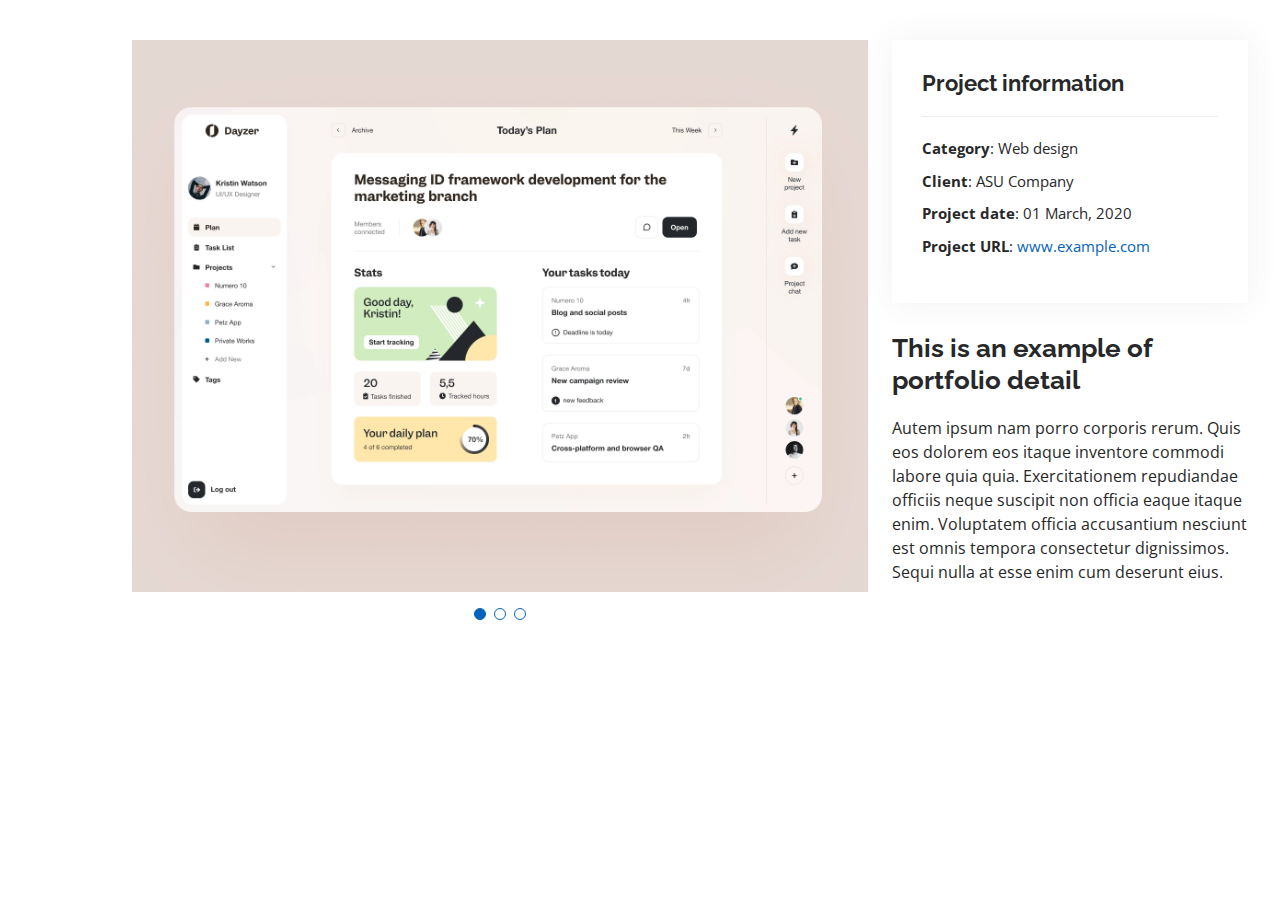
<file: portfolio-details.html>
<!DOCTYPE html>
<html lang="en">

<head>
  <meta charset="utf-8">
  <meta content="width=device-width, initial-scale=1.0" name="viewport">

  <title>Portfolio Details - Personal Bootstrap Template</title>
  <meta content="" name="description">
  <meta content="" name="keywords">

  <!-- Favicons -->
  <link href="assets/img/favicon.png" rel="icon">
  <link href="assets/img/apple-touch-icon.png" rel="apple-touch-icon">

  <!-- Google Fonts -->
  <link href="https://fonts.googleapis.com/css?family=Open+Sans:300,300i,400,400i,600,600i,700,700i|Raleway:300,300i,400,400i,500,500i,600,600i,700,700i|Poppins:300,300i,400,400i,500,500i,600,600i,700,700i" rel="stylesheet">

  <!-- Vendor CSS Files -->
  <link href="assets/vendor/aos/aos.css" rel="stylesheet">
  <link href="assets/vendor/bootstrap/css/bootstrap.min.css" rel="stylesheet">
  <link href="assets/vendor/bootstrap-icons/bootstrap-icons.css" rel="stylesheet">
  <link href="assets/vendor/boxicons/css/boxicons.min.css" rel="stylesheet">
  <link href="assets/vendor/glightbox/css/glightbox.min.css" rel="stylesheet">
  <link href="assets/vendor/swiper/swiper-bundle.min.css" rel="stylesheet">

  <!-- Template Main CSS File -->
  <link href="assets/css/style.css" rel="stylesheet">

  <!-- =======================================================
  * Template Name: MyResume - v4.3.0
  * Template URL: https://bootstrapmade.com/free-html-bootstrap-template-my-resume/
  * Author: BootstrapMade.com
  * License: https://bootstrapmade.com/license/
  ======================================================== -->
</head>

<body>

  <main id="main">

    <!-- ======= Portfolio Details Section ======= -->
    <section id="portfolio-details" class="portfolio-details">
      <div class="container">

        <div class="row gy-4">

          <div class="col-lg-8">
            <div class="portfolio-details-slider swiper-container">
              <div class="swiper-wrapper align-items-center">

                <div class="swiper-slide">
                  <img src="assets/img/figma/Figma_1.webp" alt="">
                </div>

                <div class="swiper-slide">
                  <img src="assets/img/figma/Figma_2.webp" alt="">
                </div>

                <div class="swiper-slide">
                  <img src="assets/img/figma/Figma_3.webp" alt="">
                </div>

              </div>
              <div class="swiper-pagination"></div>
            </div>
          </div>

          <div class="col-lg-4">
            <div class="portfolio-info">
              <h3>Project information</h3>
              <ul>
                <li><strong>Category</strong>: Web design</li>
                <li><strong>Client</strong>: ASU Company</li>
                <li><strong>Project date</strong>: 01 March, 2020</li>
                <li><strong>Project URL</strong>: <a href="#">www.example.com</a></li>
              </ul>
            </div>
            <div class="portfolio-description">
              <h2>This is an example of portfolio detail</h2>
              <p>
                Autem ipsum nam porro corporis rerum. Quis eos dolorem eos itaque inventore commodi labore quia quia. Exercitationem repudiandae officiis neque suscipit non officia eaque itaque enim. Voluptatem officia accusantium nesciunt est omnis tempora consectetur dignissimos. Sequi nulla at esse enim cum deserunt eius.
              </p>
            </div>
          </div>

        </div>

      </div>
    </section><!-- End Portfolio Details Section -->

  </main><!-- End #main -->

  <div id="preloader"></div>
  <a href="#" class="back-to-top d-flex align-items-center justify-content-center"><i class="bi bi-arrow-up-short"></i></a>

  <!-- Vendor JS Files -->
  <script src="assets/vendor/aos/aos.js"></script>
  <script src="assets/vendor/bootstrap/js/bootstrap.bundle.min.js"></script>
  <script src="assets/vendor/glightbox/js/glightbox.min.js"></script>
  <script src="assets/vendor/isotope-layout/isotope.pkgd.min.js"></script>
  <script src="assets/vendor/php-email-form/validate.js"></script>
  <script src="assets/vendor/purecounter/purecounter.js"></script>
  <script src="assets/vendor/swiper/swiper-bundle.min.js"></script>
  <script src="assets/vendor/typed.js/typed.min.js"></script>
  <script src="assets/vendor/waypoints/noframework.waypoints.js"></script>

  <!-- Template Main JS File -->
  <script src="assets/js/main.js"></script>

</body>

</html>
</file>
<file: assets/css/style.css>
/**
* Template Name: MyResume - v4.3.0
* Template URL: https://bootstrapmade.com/free-html-bootstrap-template-my-resume/
* Author: BootstrapMade.com
* License: https://bootstrapmade.com/license/
*/

/*--------------------------------------------------------------
# General
--------------------------------------------------------------*/
body {
  font-family: "Open Sans", sans-serif;
  color: #272829;
}

a {
  color: #0563bb;
  text-decoration: none;
}

a:hover {
  color: #067ded;
  text-decoration: none;
}

h1, h2, h3, h4, h5, h6 {
  font-family: "Raleway", sans-serif;
}

/*--------------------------------------------------------------
# Back to top button
--------------------------------------------------------------*/
.back-to-top {
  position: fixed;
  visibility: hidden;
  opacity: 0;
  right: 15px;
  bottom: 15px;
  z-index: 996;
  background: #0563bb;
  width: 40px;
  height: 40px;
  border-radius: 50px;
  transition: all 0.4s;
}

.back-to-top i {
  font-size: 28px;
  color: #fff;
  line-height: 0;
}

.back-to-top:hover {
  background: #0678e3;
  color: #fff;
}

.back-to-top.active {
  visibility: visible;
  opacity: 1;
}

/*--------------------------------------------------------------
# Preloader
--------------------------------------------------------------*/
#preloader {
  position: fixed;
  top: 0;
  left: 0;
  right: 0;
  bottom: 0;
  z-index: 9999;
  overflow: hidden;
  background: #fff;
}

#preloader:before {
  content: "";
  position: fixed;
  top: calc(50% - 30px);
  left: calc(50% - 30px);
  border: 6px solid #0563bb;
  border-top-color: #fff;
  border-bottom-color: #fff;
  border-radius: 50%;
  width: 60px;
  height: 60px;
  -webkit-animation: animate-preloader 1s linear infinite;
  animation: animate-preloader 1s linear infinite;
}

@-webkit-keyframes animate-preloader {
  0% {
    transform: rotate(0deg);
  }
  100% {
    transform: rotate(360deg);
  }
}

@keyframes animate-preloader {
  0% {
    transform: rotate(0deg);
  }
  100% {
    transform: rotate(360deg);
  }
}

/*--------------------------------------------------------------
# Disable aos animation delay on mobile devices
--------------------------------------------------------------*/
@media screen and (max-width: 768px) {
  [data-aos-delay] {
    transition-delay: 0 !important;
  }
}

/*--------------------------------------------------------------
# Header
--------------------------------------------------------------*/
#header {
  position: fixed;
  top: 0;
  left: 0;
  bottom: 0;
  z-index: 9997;
  transition: all 0.5s;
  padding: 15px;
  overflow-y: auto;
}

@media (max-width: 992px) {
  #header {
    width: 300px;
    background: #fff;
    border-right: 1px solid #e6e9ec;
    left: -300px;
  }
}

@media (min-width: 992px) {
  #main {
    margin-left: 100px;
  }
}

/*--------------------------------------------------------------
# Navigation Menu
--------------------------------------------------------------*/
/**
* Desktop Navigation 
*/
.nav-menu {
  padding: 0;
  display: block;
}

.nav-menu * {
  margin: 0;
  padding: 0;
  list-style: none;
}

.nav-menu > ul > li {
  position: relative;
  white-space: nowrap;
}

.nav-menu a, .nav-menu a:focus {
  display: flex;
  align-items: center;
  color: #45505b;
  padding: 10px 18px;
  margin-bottom: 8px;
  transition: 0.3s;
  font-size: 15px;
  border-radius: 50px;
  background: #f2f3f5;
  height: 56px;
  width: 100%;
  overflow: hidden;
  transition: 0.3s;
}

.nav-menu a i, .nav-menu a:focus i {
  font-size: 20px;
}

.nav-menu a span, .nav-menu a:focus span {
  padding: 0 5px 0 7px;
  color: #45505b;
}

@media (min-width: 992px) {
  .nav-menu a, .nav-menu a:focus {
    width: 56px;
  }
  .nav-menu a span, .nav-menu a:focus span {
    display: none;
    color: #fff;
  }
}

.nav-menu a:hover, .nav-menu .active, .nav-menu .active:focus, .nav-menu li:hover > a {
  color: #fff;
  background: #0563bb;
}

.nav-menu a:hover span, .nav-menu .active span, .nav-menu .active:focus span, .nav-menu li:hover > a span {
  color: #fff;
}

.nav-menu a:hover, .nav-menu li:hover > a {
  width: 100%;
  color: #fff;
}

.nav-menu a:hover span, .nav-menu li:hover > a span {
  display: block;
}

/**
* Mobile Navigation 
*/
.mobile-nav-toggle {
  position: fixed;
  right: 10px;
  top: 10px;
  z-index: 9998;
  border: 0;
  background: none;
  font-size: 28px;
  transition: all 0.4s;
  outline: none !important;
  line-height: 0;
  cursor: pointer;
  border-radius: 50px;
  padding: 5px;
}

.mobile-nav-toggle i {
  color: #45505b;
}

.mobile-nav-active {
  overflow: hidden;
}

.mobile-nav-active #header {
  left: 0;
}

.mobile-nav-active .mobile-nav-toggle {
  color: #fff;
  background-color: #0563bb;
}

/*--------------------------------------------------------------
# Hero Section
--------------------------------------------------------------*/
#hero {
  width: 100%;
  height: 100vh;
  background: url("../img/au bureau.jpg") top right no-repeat;
  background-size: cover;
  position: relative;
}

@media (min-width: 992px) {
  #hero {
    padding-left: 160px;
  }
}

#hero:before {
  content: "";
  background: rgba(255, 255, 255, 0.8);
  position: absolute;
  bottom: 0;
  top: 0;
  left: 0;
  right: 0;
}

#hero h1 {
  margin: 0;
  font-size: 64px;
  font-weight: 700;
  line-height: 56px;
  color: #45505b;
}

#hero p {
  color: #45505b;
  margin: 15px 0 0 0;
  font-size: 26px;
  font-family: "Poppins", sans-serif;
}

#hero p span {
  color: #0563bb;
  letter-spacing: 1px;
}

#hero .social-links {
  margin-top: 30px;
}

#hero .social-links a {
  font-size: 24px;
  display: inline-block;
  color: #45505b;
  line-height: 1;
  margin-right: 20px;
  transition: 0.3s;
}

#hero .social-links a:hover {
  color: #0563bb;
}

@media (max-width: 992px) {
  #hero {
    text-align: center;
  }
  #hero h1 {
    font-size: 32px;
    line-height: 36px;
  }
  #hero p {
    margin-top: 10px;
    font-size: 20px;
    line-height: 24px;
  }
}

/*--------------------------------------------------------------
# Sections General
--------------------------------------------------------------*/
section {
  padding: 60px 0;
  overflow: hidden;
}

.section-title {
  text-align: center;
  padding-bottom: 30px;
}

.section-title h2 {
  font-size: 32px;
  font-weight: bold;
  text-transform: uppercase;
  margin-bottom: 20px;
  padding-bottom: 20px;
  position: relative;
  color: #45505b;
}

.section-title h2::before {
  content: '';
  position: absolute;
  display: block;
  width: 120px;
  height: 1px;
  background: #ddd;
  bottom: 1px;
  left: calc(50% - 60px);
}

.section-title h2::after {
  content: '';
  position: absolute;
  display: block;
  width: 40px;
  height: 3px;
  background: #0563bb;
  bottom: 0;
  left: calc(50% - 20px);
}

.section-title p {
  margin-bottom: 0;
}

/*--------------------------------------------------------------
# About
--------------------------------------------------------------*/
.about .content h3 {
  font-weight: 700;
  font-size: 26px;
  color: #728394;
}

.about .content ul {
  list-style: none;
  padding: 0;
}

.about .content ul li {
  margin-bottom: 20px;
  display: flex;
  align-items: center;
}

.about .content ul strong {
  margin-right: 10px;
}

.about .content ul i {
  font-size: 16px;
  margin-right: 5px;
  color: #0563bb;
  line-height: 0;
}

.about .content p:last-child {
  margin-bottom: 0;
}

/*--------------------------------------------------------------
# Facts
--------------------------------------------------------------*/
.facts .count-box {
  padding: 30px 30px 25px 30px;
  margin-top: 30px;
  width: 100%;
  position: relative;
  text-align: center;
  background: #fff;
}

.facts .count-box i {
  position: absolute;
  top: -25px;
  left: 50%;
  transform: translateX(-50%);
  font-size: 24px;
  background: #0563bb;
  color: #fff;
  border-radius: 50px;
  display: inline-flex;
  align-items: center;
  justify-content: center;
  width: 48px;
  height: 48px;
}

.facts .count-box span {
  font-size: 36px;
  display: block;
  font-weight: 600;
  color: #011426;
}

.facts .count-box p {
  padding: 0;
  margin: 0;
  font-family: "Raleway", sans-serif;
  font-size: 14px;
}

/*--------------------------------------------------------------
# Akills
--------------------------------------------------------------*/
.skills .progress {
  height: 60px;
  display: block;
  background: none;
  border-radius: 0;
}

.skills .progress .skill {
  padding: 10px 0;
  margin: 0;
  text-transform: uppercase;
  display: block;
  font-weight: 600;
  font-family: "Poppins", sans-serif;
  color: #45505b;
}

.skills .progress .skill .val {
  float: right;
  font-style: normal;
}

.skills .progress-bar-wrap {
  background: #f2f3f5;
}

.skills .progress-bar {
  width: 1px;
  height: 10px;
  transition: .9s;
  background-color: #0563bb;
}

/*--------------------------------------------------------------
# Resume
--------------------------------------------------------------*/
.resume .resume-title {
  font-size: 26px;
  font-weight: 700;
  margin-top: 20px;
  margin-bottom: 20px;
  color: #45505b;
}

.resume .resume-item {
  padding: 0 0 20px 20px;
  margin-top: -2px;
  border-left: 2px solid #0563bb;
  position: relative;
}

.resume .resume-item h4 {
  line-height: 18px;
  font-size: 18px;
  font-weight: 600;
  text-transform: uppercase;
  font-family: "Poppins", sans-serif;
  color: #0563bb;
  margin-bottom: 10px;
}

.resume .resume-item h5 {
  font-size: 16px;
  background: #f7f8f9;
  padding: 5px 15px;
  display: inline-block;
  font-weight: 600;
  margin-bottom: 10px;
}

.resume .resume-item ul {
  padding-left: 20px;
}

.resume .resume-item ul li {
  padding-bottom: 10px;
}

.resume .resume-item:last-child {
  padding-bottom: 0;
}

.resume .resume-item::before {
  content: "";
  position: absolute;
  width: 16px;
  height: 16px;
  border-radius: 50px;
  left: -9px;
  top: 0;
  background: #fff;
  border: 2px solid #0563bb;
}

/*--------------------------------------------------------------
# Portfolio
--------------------------------------------------------------*/
.portfolio .portfolio-item {
  margin-bottom: 30px;
}

.portfolio #portfolio-flters {
  padding: 0;
  margin: 0 auto 25px auto;
  list-style: none;
  text-align: center;
  background: #fff;
  border-radius: 50px;
  padding: 2px 15px;
}

.portfolio #portfolio-flters li {
  cursor: pointer;
  display: inline-block;
  padding: 10px 15px;
  font-size: 14px;
  font-weight: 600;
  line-height: 1;
  text-transform: uppercase;
  color: #272829;
  margin-bottom: 5px;
  transition: all 0.3s ease-in-out;
}

.portfolio #portfolio-flters li:hover, .portfolio #portfolio-flters li.filter-active {
  color: #0563bb;
}

.portfolio #portfolio-flters li:last-child {
  margin-right: 0;
}

.portfolio .portfolio-wrap {
  transition: 0.3s;
  position: relative;
  overflow: hidden;
  z-index: 1;
  background: rgba(69, 80, 91, 0.8);
}

.portfolio .portfolio-wrap::before {
  content: "";
  background: rgba(255, 255, 255, 0.7);
  position: absolute;
  left: 30px;
  right: 30px;
  top: 30px;
  bottom: 30px;
  transition: all ease-in-out 0.3s;
  z-index: 2;
  opacity: 0;
}

.portfolio .portfolio-wrap .portfolio-info {
  opacity: 0;
  position: absolute;
  top: 0;
  left: 0;
  right: 0;
  bottom: 0;
  text-align: center;
  z-index: 3;
  transition: all ease-in-out 0.3s;
  display: flex;
  flex-direction: column;
  justify-content: center;
  align-items: center;
}

.portfolio .portfolio-wrap .portfolio-info::before {
  display: block;
  content: "";
  width: 48px;
  height: 48px;
  position: absolute;
  top: 35px;
  left: 35px;
  border-top: 3px solid #d7dce1;
  border-left: 3px solid #d7dce1;
  transition: all 0.5s ease 0s;
  z-index: 9994;
}

.portfolio .portfolio-wrap .portfolio-info::after {
  display: block;
  content: "";
  width: 48px;
  height: 48px;
  position: absolute;
  bottom: 35px;
  right: 35px;
  border-bottom: 3px solid #d7dce1;
  border-right: 3px solid #d7dce1;
  transition: all 0.5s ease 0s;
  z-index: 9994;
}

.portfolio .portfolio-wrap .portfolio-info h4 {
  font-size: 20px;
  color: #45505b;
  font-weight: 600;
}

.portfolio .portfolio-wrap .portfolio-info p {
  color: #45505b;
  font-size: 14px;
  text-transform: uppercase;
  padding: 0;
  margin: 0;
}

.portfolio .portfolio-wrap .portfolio-links {
  text-align: center;
  z-index: 4;
}

.portfolio .portfolio-wrap .portfolio-links a {
  color: #45505b;
  margin: 0 2px;
  font-size: 28px;
  display: inline-block;
  transition: 0.3s;
}

.portfolio .portfolio-wrap .portfolio-links a:hover {
  color: #148af9;
}

.portfolio .portfolio-wrap:hover::before {
  top: 0;
  left: 0;
  right: 0;
  bottom: 0;
  opacity: 1;
}

.portfolio .portfolio-wrap:hover .portfolio-info {
  opacity: 1;
}

.portfolio .portfolio-wrap:hover .portfolio-info::before {
  top: 15px;
  left: 15px;
}

.portfolio .portfolio-wrap:hover .portfolio-info::after {
  bottom: 15px;
  right: 15px;
}

/*--------------------------------------------------------------
# Portfolio Details
--------------------------------------------------------------*/
.portfolio-details {
  padding-top: 40px;
}

.portfolio-details .portfolio-details-slider img {
  width: 100%;
}

.portfolio-details .portfolio-details-slider .swiper-pagination {
  margin-top: 20px;
  position: relative;
}

.portfolio-details .portfolio-details-slider .swiper-pagination .swiper-pagination-bullet {
  width: 12px;
  height: 12px;
  background-color: #fff;
  opacity: 1;
  border: 1px solid #0563bb;
}

.portfolio-details .portfolio-details-slider .swiper-pagination .swiper-pagination-bullet-active {
  background-color: #0563bb;
}

.portfolio-details .portfolio-info {
  padding: 30px;
  box-shadow: 0px 0 30px rgba(69, 80, 91, 0.08);
}

.portfolio-details .portfolio-info h3 {
  font-size: 22px;
  font-weight: 700;
  margin-bottom: 20px;
  padding-bottom: 20px;
  border-bottom: 1px solid #eee;
}

.portfolio-details .portfolio-info ul {
  list-style: none;
  padding: 0;
  font-size: 15px;
}

.portfolio-details .portfolio-info ul li + li {
  margin-top: 10px;
}

.portfolio-details .portfolio-description {
  padding-top: 30px;
}

.portfolio-details .portfolio-description h2 {
  font-size: 26px;
  font-weight: 700;
  margin-bottom: 20px;
}

.portfolio-details .portfolio-description p {
  padding: 0;
}

/*--------------------------------------------------------------
# Services
--------------------------------------------------------------*/
.services .icon-box {
  text-align: center;
  padding: 70px 20px 80px 20px;
  transition: all ease-in-out 0.3s;
  background: #fff;
  box-shadow: 0px 5px 90px 0px rgba(110, 123, 131, 0.05);
}

.services .icon-box .icon {
  margin: 0 auto;
  width: 100px;
  height: 100px;
  display: flex;
  align-items: center;
  justify-content: center;
  transition: ease-in-out 0.3s;
  position: relative;
}

.services .icon-box .icon i {
  font-size: 36px;
  transition: 0.5s;
  position: relative;
}

.services .icon-box .icon svg {
  position: absolute;
  top: 0;
  left: 0;
}

.services .icon-box .icon svg path {
  transition: 0.5s;
  fill: #f5f5f5;
}

.services .icon-box h4 {
  font-weight: 600;
  margin: 10px 0 15px 0;
  font-size: 22px;
}

.services .icon-box h4 a {
  color: #45505b;
  transition: ease-in-out 0.3s;
}

.services .icon-box p {
  line-height: 24px;
  font-size: 14px;
  margin-bottom: 0;
}

.services .icon-box:hover {
  border-color: #fff;
  box-shadow: 0px 0 35px 0 rgba(0, 0, 0, 0.08);
}

.services .iconbox-blue i {
  color: #47aeff;
}

.services .iconbox-blue:hover .icon i {
  color: #fff;
}

.services .iconbox-blue:hover .icon path {
  fill: #47aeff;
}

.services .iconbox-orange i {
  color: #ffa76e;
}

.services .iconbox-orange:hover .icon i {
  color: #fff;
}

.services .iconbox-orange:hover .icon path {
  fill: #ffa76e;
}

.services .iconbox-pink i {
  color: #e80368;
}

.services .iconbox-pink:hover .icon i {
  color: #fff;
}

.services .iconbox-pink:hover .icon path {
  fill: #e80368;
}

.services .iconbox-yellow i {
  color: #ffbb2c;
}

.services .iconbox-yellow:hover .icon i {
  color: #fff;
}

.services .iconbox-yellow:hover .icon path {
  fill: #ffbb2c;
}

.services .iconbox-red i {
  color: #ff5828;
}

.services .iconbox-red:hover .icon i {
  color: #fff;
}

.services .iconbox-red:hover .icon path {
  fill: #ff5828;
}

.services .iconbox-teal i {
  color: #11dbcf;
}

.services .iconbox-teal:hover .icon i {
  color: #fff;
}

.services .iconbox-teal:hover .icon path {
  fill: #11dbcf;
}

/*--------------------------------------------------------------
# Testimonials
--------------------------------------------------------------*/
.testimonials .section-header {
  margin-bottom: 40px;
}

.testimonials .testimonial-item {
  text-align: center;
}

.testimonials .testimonial-item .testimonial-img {
  width: 120px;
  border-radius: 50%;
  border: 4px solid #fff;
  margin: 0 auto;
}

.testimonials .testimonial-item h3 {
  font-size: 20px;
  font-weight: bold;
  margin: 10px 0 5px 0;
  color: #111;
}

.testimonials .testimonial-item h4 {
  font-size: 14px;
  color: #999;
  margin: 0 0 15px 0;
}

.testimonials .testimonial-item .quote-icon-left, .testimonials .testimonial-item .quote-icon-right {
  color: #90c8fc;
  font-size: 26px;
}

.testimonials .testimonial-item .quote-icon-left {
  display: inline-block;
  left: -5px;
  position: relative;
}

.testimonials .testimonial-item .quote-icon-right {
  display: inline-block;
  right: -5px;
  position: relative;
  top: 10px;
}

.testimonials .testimonial-item p {
  font-style: italic;
  margin: 0 auto 15px auto;
}

.testimonials .swiper-pagination {
  margin-top: 20px;
  position: relative;
}

.testimonials .swiper-pagination .swiper-pagination-bullet {
  width: 12px;
  height: 12px;
  background-color: #fff;
  opacity: 1;
  border: 1px solid #0563bb;
}

.testimonials .swiper-pagination .swiper-pagination-bullet-active {
  background-color: #0563bb;
}

@media (min-width: 992px) {
  .testimonials .testimonial-item p {
    width: 80%;
  }
}

/*--------------------------------------------------------------
# Contact
--------------------------------------------------------------*/
.contact .info {
  width: 100%;
  background: #fff;
}

.contact .info i {
  font-size: 20px;
  color: #0563bb;
  float: left;
  width: 44px;
  height: 44px;
  background: #eef7ff;
  display: flex;
  justify-content: center;
  align-items: center;
  border-radius: 50px;
  transition: all 0.3s ease-in-out;
}

.contact .info h4 {
  padding: 0 0 0 60px;
  font-size: 22px;
  font-weight: 600;
  margin-bottom: 5px;
  color: #45505b;
}

.contact .info p {
  padding: 0 0 0 60px;
  margin-bottom: 0;
  font-size: 14px;
  color: #728394;
}

.contact .info .email, .contact .info .phone {
  margin-top: 40px;
}

.contact .info .email:hover i, .contact .info .address:hover i, .contact .info .phone:hover i {
  background: #0563bb;
  color: #fff;
}

.contact .php-email-form {
  width: 100%;
  background: #fff;
}

.contact .php-email-form .form-group {
  padding-bottom: 8px;
}

.contact .php-email-form .error-message {
  display: none;
  color: #fff;
  background: #ed3c0d;
  text-align: left;
  padding: 15px;
  font-weight: 600;
}

.contact .php-email-form .error-message br + br {
  margin-top: 25px;
}

.contact .php-email-form .sent-message {
  display: none;
  color: #fff;
  background: #18d26e;
  text-align: center;
  padding: 15px;
  font-weight: 600;
}

.contact .php-email-form .loading {
  display: none;
  background: #fff;
  text-align: center;
  padding: 15px;
}

.contact .php-email-form .loading:before {
  content: "";
  display: inline-block;
  border-radius: 50%;
  width: 24px;
  height: 24px;
  margin: 0 10px -6px 0;
  border: 3px solid #18d26e;
  border-top-color: #eee;
  -webkit-animation: animate-loading 1s linear infinite;
  animation: animate-loading 1s linear infinite;
}

.contact .php-email-form input, .contact .php-email-form textarea {
  border-radius: 4px;
  box-shadow: none;
  font-size: 14px;
}

.contact .php-email-form input {
  height: 44px;
}

.contact .php-email-form textarea {
  padding: 10px 12px;
}

.contact .php-email-form button[type="submit"] {
  background: #0563bb;
  border: 0;
  padding: 10px 35px;
  color: #fff;
  transition: 0.4s;
  border-radius: 50px;
}

.contact .php-email-form button[type="submit"]:hover {
  background: #0678e3;
}

@-webkit-keyframes animate-loading {
  0% {
    transform: rotate(0deg);
  }
  100% {
    transform: rotate(360deg);
  }
}

@keyframes animate-loading {
  0% {
    transform: rotate(0deg);
  }
  100% {
    transform: rotate(360deg);
  }
}

/*--------------------------------------------------------------
# Footer
--------------------------------------------------------------*/
#footer {
  background: #f7f8f9;
  color: #45505b;
  font-size: 14px;
  text-align: center;
  padding: 30px 0;
}

#footer h3 {
  font-size: 36px;
  font-weight: 700;
  position: relative;
  font-family: "Poppins", sans-serif;
  padding: 0;
  margin: 0 0 15px 0;
}

#footer p {
  font-size: 15;
  font-style: italic;
  padding: 0;
  margin: 0 0 40px 0;
}

#footer .social-links {
  margin: 0 0 40px 0;
}

#footer .social-links a {
  font-size: 18px;
  display: inline-block;
  background: #0563bb;
  color: #fff;
  line-height: 1;
  padding: 8px 0;
  margin-right: 4px;
  border-radius: 50%;
  text-align: center;
  width: 36px;
  height: 36px;
  transition: 0.3s;
}

#footer .social-links a:hover {
  background: #0678e3;
  color: #fff;
  text-decoration: none;
}

#footer .copyright {
  margin: 0 0 5px 0;
}

#footer .credits {
  font-size: 13px;
}
</file>
